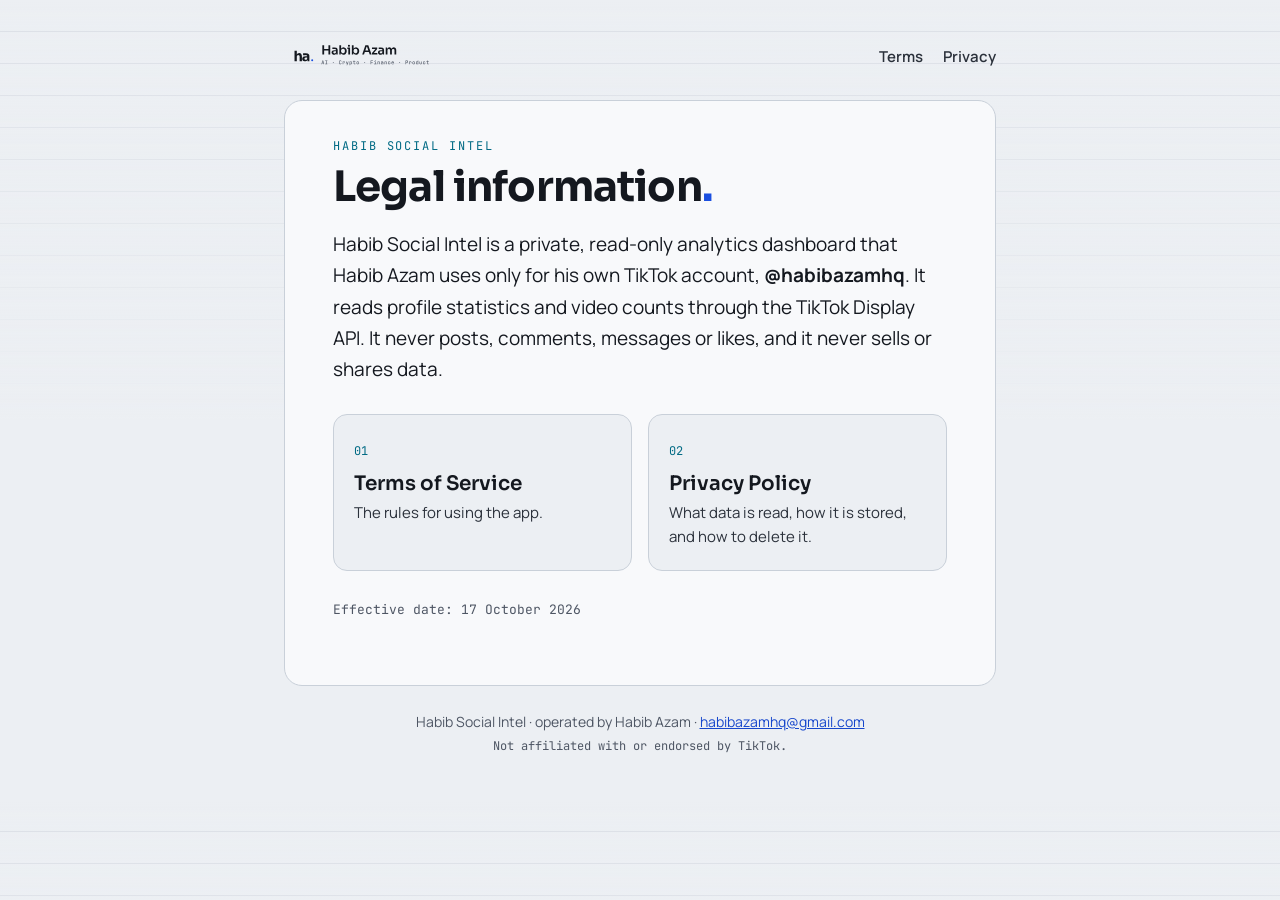
<file: index.html>
<!DOCTYPE html>
<html lang="en">
<head>
<meta charset="utf-8">
<meta name="viewport" content="width=device-width, initial-scale=1">
<title>Legal · Habib Social Intel</title>
<meta name="description" content="Terms of Service and Privacy Policy for Habib Social Intel, a private read-only TikTok analytics dashboard.">
<link rel="icon" href="favicon.svg" type="image/svg+xml">
<link rel="preconnect" href="https://fonts.googleapis.com">
<link rel="preconnect" href="https://fonts.gstatic.com" crossorigin>
<link rel="stylesheet" href="https://fonts.googleapis.com/css2?family=JetBrains+Mono:wght@500&amp;family=Manrope:wght@400;600;700&amp;family=Sora:wght@600;700&amp;display=swap">
<link rel="stylesheet" href="styles.css">
</head>
<body>
<header class="site">
  <a href="index.html" class="brand"><img src="logo.svg" alt="ha. Habib Azam" width="204" height="80"></a>
  <nav aria-label="Legal pages"><a href="terms.html">Terms</a><a href="privacy.html">Privacy</a></nav>
</header>
<main>
<p class="eyebrow mono">Habib Social Intel</p>
<h1>Legal information<span class="dot">.</span></h1>
<p class="lead">Habib Social Intel is a private, read-only analytics dashboard that Habib Azam uses only for his own TikTok account, <strong>@habibazamhq</strong>. It reads profile statistics and video counts through the TikTok Display API. It never posts, comments, messages or likes, and it never sells or shares data.</p>
<div class="cards">
  <a class="card" href="terms.html"><span class="mono">01</span><h2>Terms of Service</h2><p>The rules for using the app.</p></a>
  <a class="card" href="privacy.html"><span class="mono">02</span><h2>Privacy Policy</h2><p>What data is read, how it is stored, and how to delete it.</p></a>
</div>
<p class="meta mono">Effective date: 17 October 2026</p>
</main>
<footer class="site">
  <p>Habib Social Intel · operated by Habib Azam · <a href="mailto:habibazamhq@gmail.com">habibazamhq@gmail.com</a></p>
  <p class="mono">Not affiliated with or endorsed by TikTok.</p>
</footer>
</body>
</html>
</file>
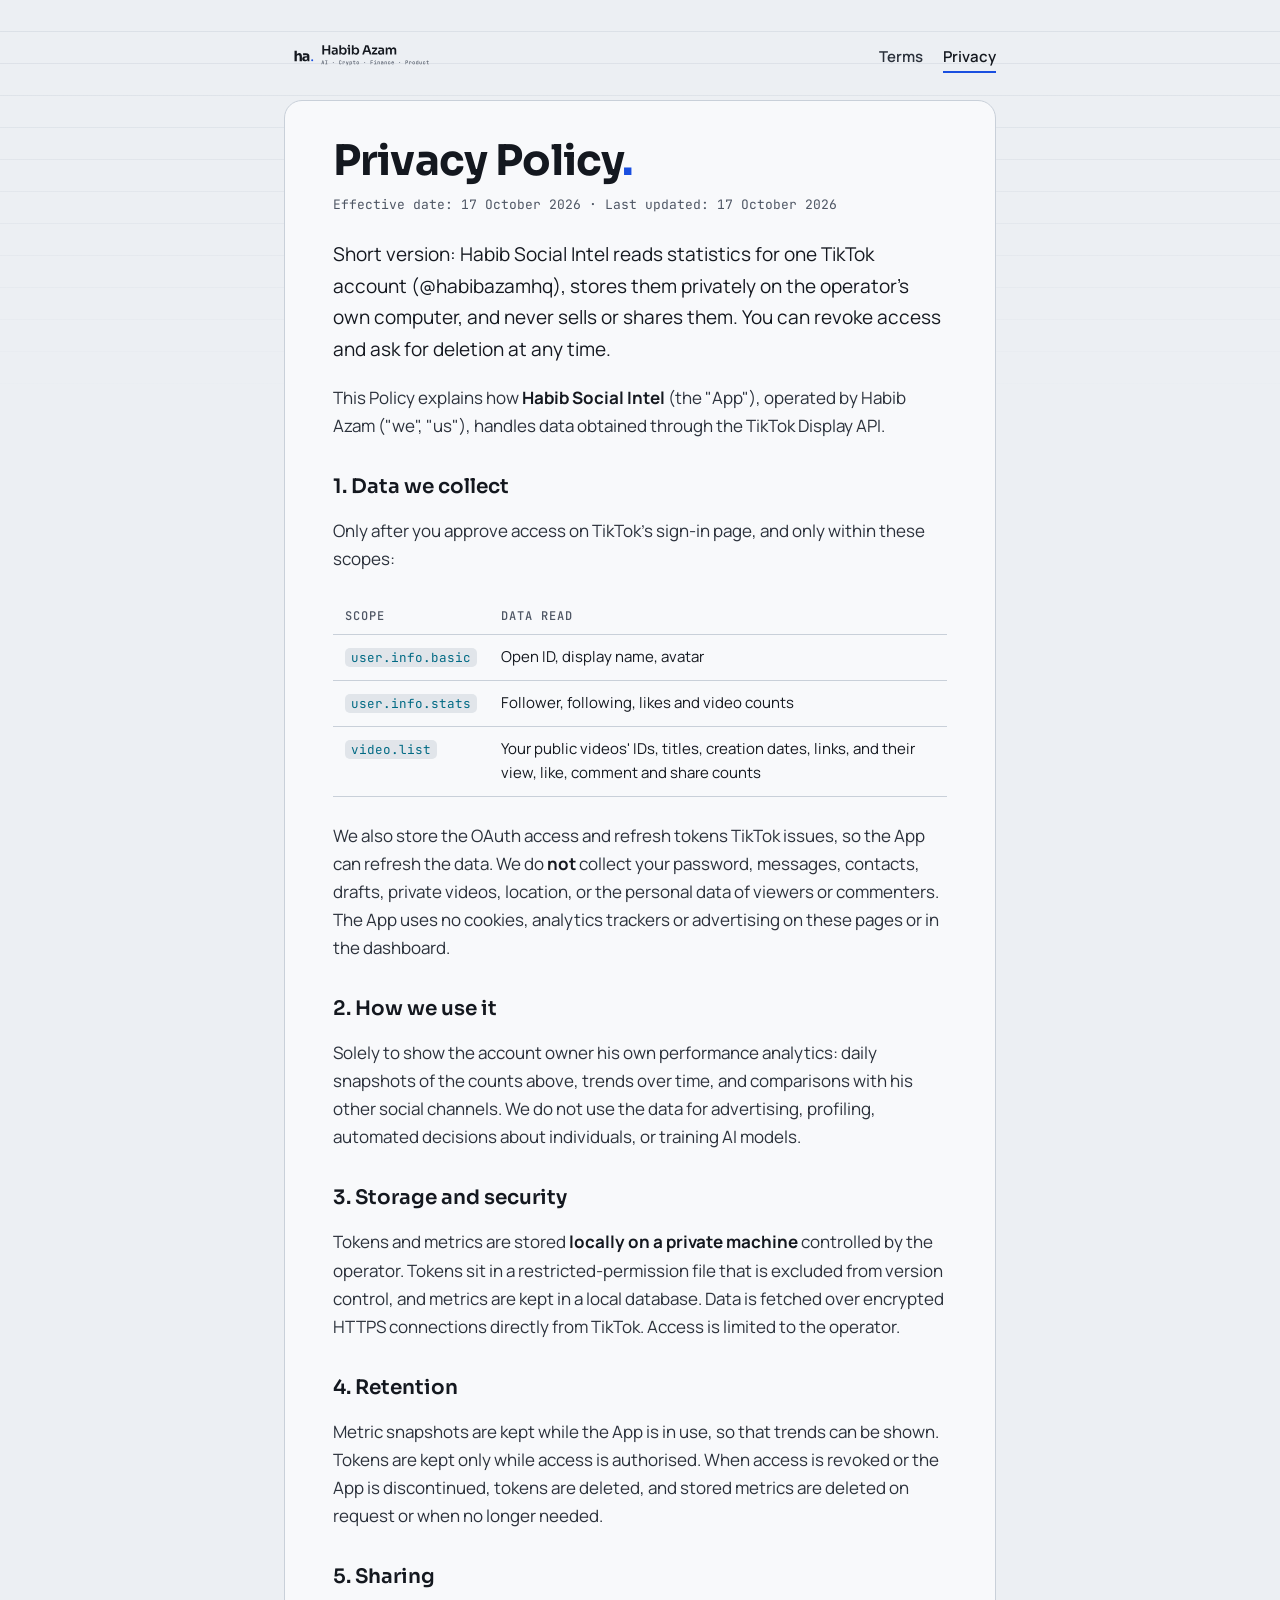
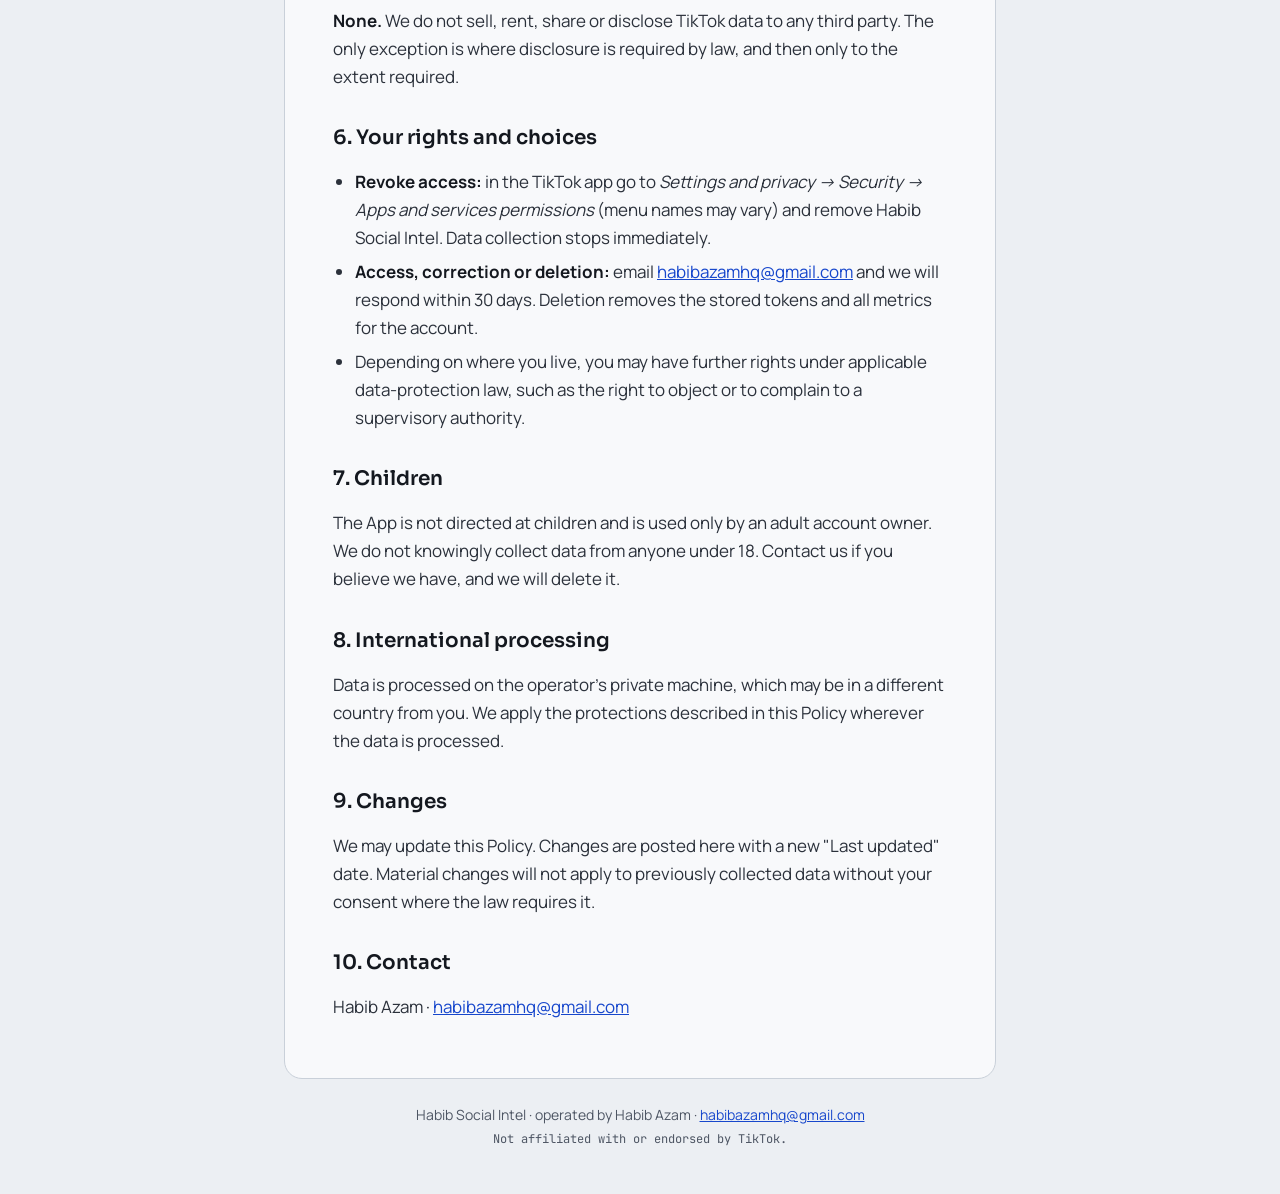
<file: privacy.html>
<!DOCTYPE html>
<html lang="en">
<head>
<meta charset="utf-8">
<meta name="viewport" content="width=device-width, initial-scale=1">
<title>Privacy Policy · Habib Social Intel</title>
<meta name="description" content="Privacy Policy for Habib Social Intel: what TikTok data is read, how it is stored locally, and how to delete it.">
<link rel="icon" href="favicon.svg" type="image/svg+xml">
<link rel="preconnect" href="https://fonts.googleapis.com">
<link rel="preconnect" href="https://fonts.gstatic.com" crossorigin>
<link rel="stylesheet" href="https://fonts.googleapis.com/css2?family=JetBrains+Mono:wght@500&amp;family=Manrope:wght@400;600;700&amp;family=Sora:wght@600;700&amp;display=swap">
<link rel="stylesheet" href="styles.css">
</head>
<body>
<header class="site">
  <a href="index.html" class="brand"><img src="logo.svg" alt="ha. Habib Azam" width="204" height="80"></a>
  <nav aria-label="Legal pages"><a href="terms.html">Terms</a><a href="privacy.html" aria-current="page">Privacy</a></nav>
</header>
<main>
<h1>Privacy Policy<span class="dot">.</span></h1>
<p class="meta mono">Effective date: 17 October 2026 · Last updated: 17 October 2026</p>
<p class="lead">Short version: Habib Social Intel reads statistics for one TikTok account (@habibazamhq), stores them privately on the operator's own computer, and never sells or shares them. You can revoke access and ask for deletion at any time.</p>
<p>This Policy explains how <strong>Habib Social Intel</strong> (the "App"), operated by Habib Azam ("we", "us"), handles data obtained through the TikTok Display API.</p>

<h2>1. Data we collect</h2>
<p>Only after you approve access on TikTok's sign-in page, and only within these scopes:</p>
<div class="table-wrap"><table>
  <thead><tr><th>Scope</th><th>Data read</th></tr></thead>
  <tbody>
    <tr><td><code>user.info.basic</code></td><td>Open ID, display name, avatar</td></tr>
    <tr><td><code>user.info.stats</code></td><td>Follower, following, likes and video counts</td></tr>
    <tr><td><code>video.list</code></td><td>Your public videos' IDs, titles, creation dates, links, and their view, like, comment and share counts</td></tr>
  </tbody>
</table></div>
<p>We also store the OAuth access and refresh tokens TikTok issues, so the App can refresh the data. We do <strong>not</strong> collect your password, messages, contacts, drafts, private videos, location, or the personal data of viewers or commenters. The App uses no cookies, analytics trackers or advertising on these pages or in the dashboard.</p>

<h2>2. How we use it</h2>
<p>Solely to show the account owner his own performance analytics: daily snapshots of the counts above, trends over time, and comparisons with his other social channels. We do not use the data for advertising, profiling, automated decisions about individuals, or training AI models.</p>

<h2>3. Storage and security</h2>
<p>Tokens and metrics are stored <strong>locally on a private machine</strong> controlled by the operator. Tokens sit in a restricted-permission file that is excluded from version control, and metrics are kept in a local database. Data is fetched over encrypted HTTPS connections directly from TikTok. Access is limited to the operator.</p>

<h2>4. Retention</h2>
<p>Metric snapshots are kept while the App is in use, so that trends can be shown. Tokens are kept only while access is authorised. When access is revoked or the App is discontinued, tokens are deleted, and stored metrics are deleted on request or when no longer needed.</p>

<h2>5. Sharing</h2>
<p><strong>None.</strong> We do not sell, rent, share or disclose TikTok data to any third party. The only exception is where disclosure is required by law, and then only to the extent required.</p>

<h2>6. Your rights and choices</h2>
<ul>
  <li><strong>Revoke access:</strong> in the TikTok app go to <em>Settings and privacy → Security → Apps and services permissions</em> (menu names may vary) and remove Habib Social Intel. Data collection stops immediately.</li>
  <li><strong>Access, correction or deletion:</strong> email <a href="mailto:habibazamhq@gmail.com">habibazamhq@gmail.com</a> and we will respond within 30 days. Deletion removes the stored tokens and all metrics for the account.</li>
  <li>Depending on where you live, you may have further rights under applicable data-protection law, such as the right to object or to complain to a supervisory authority.</li>
</ul>

<h2>7. Children</h2>
<p>The App is not directed at children and is used only by an adult account owner. We do not knowingly collect data from anyone under 18. Contact us if you believe we have, and we will delete it.</p>

<h2>8. International processing</h2>
<p>Data is processed on the operator's private machine, which may be in a different country from you. We apply the protections described in this Policy wherever the data is processed.</p>

<h2>9. Changes</h2>
<p>We may update this Policy. Changes are posted here with a new "Last updated" date. Material changes will not apply to previously collected data without your consent where the law requires it.</p>

<h2>10. Contact</h2>
<p>Habib Azam · <a href="mailto:habibazamhq@gmail.com">habibazamhq@gmail.com</a></p>
</main>
<footer class="site">
  <p>Habib Social Intel · operated by Habib Azam · <a href="mailto:habibazamhq@gmail.com">habibazamhq@gmail.com</a></p>
  <p class="mono">Not affiliated with or endorsed by TikTok.</p>
</footer>
</body>
</html>
</file>
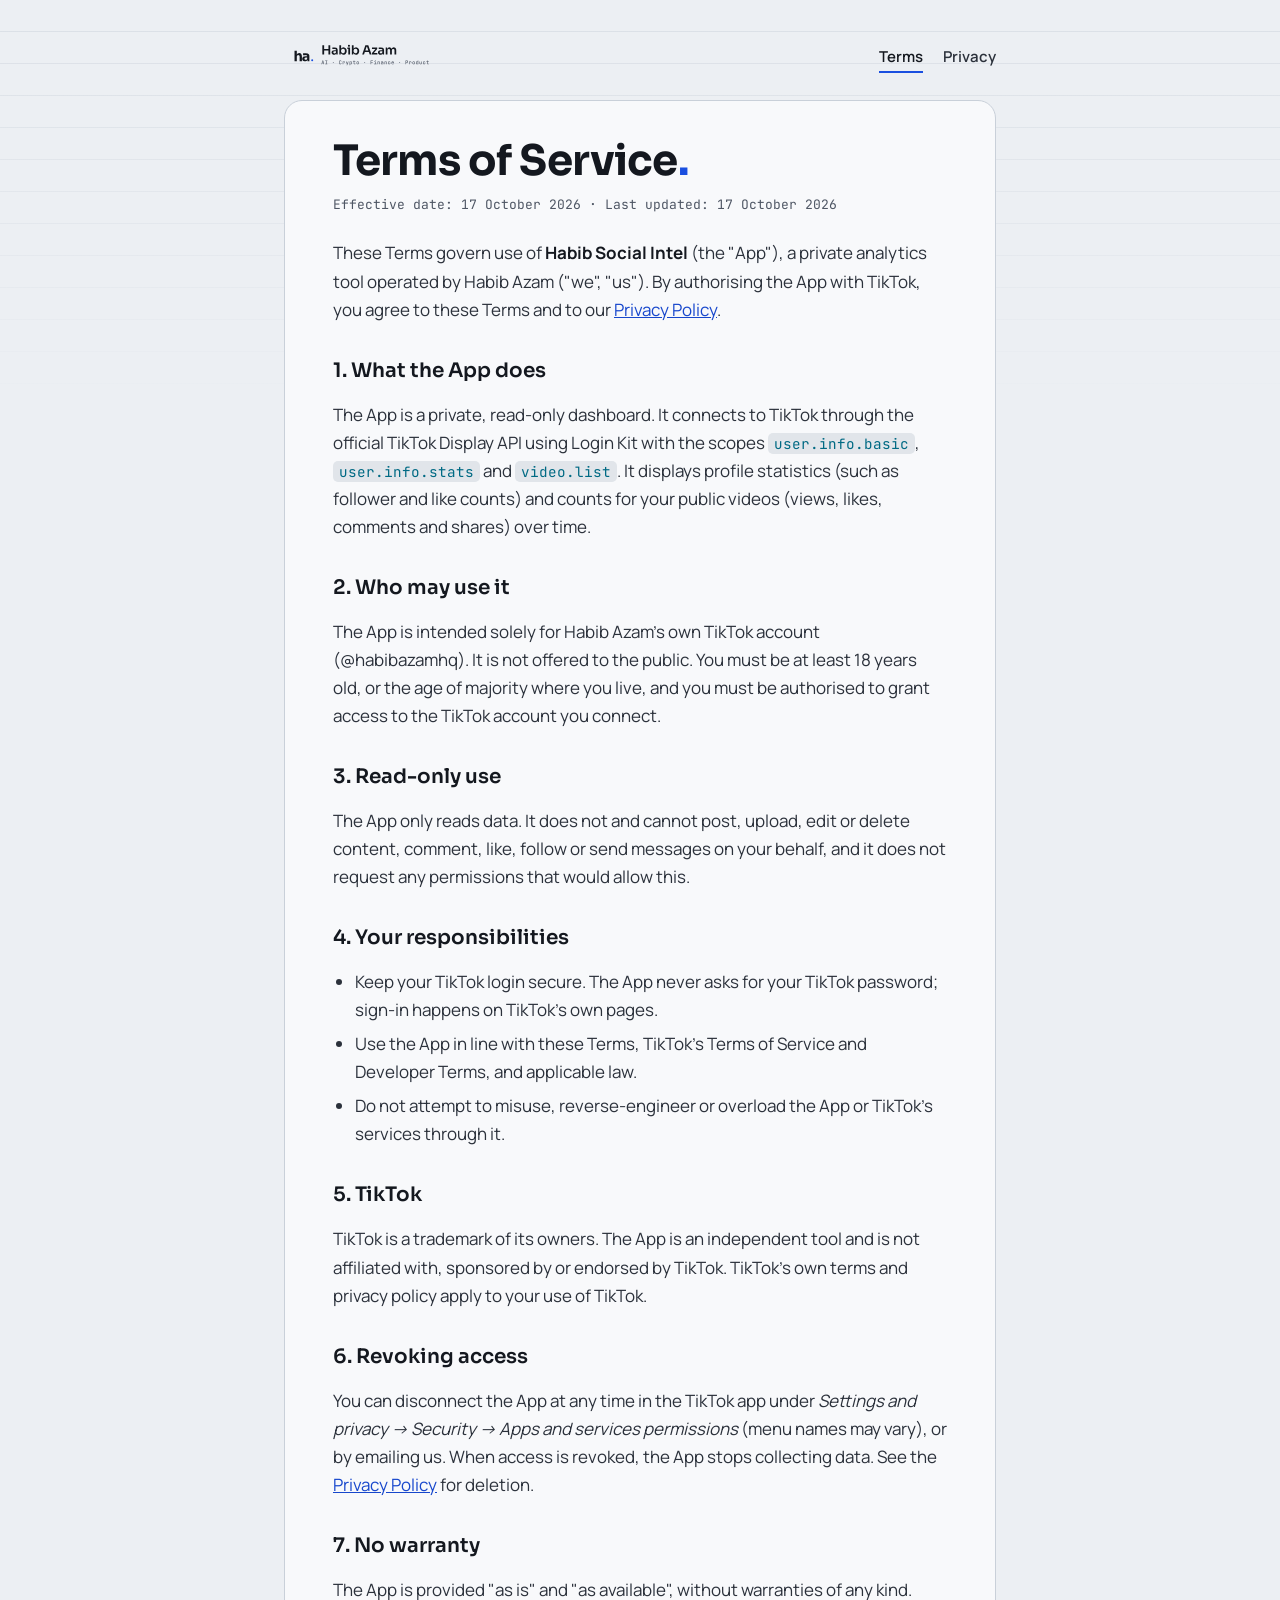
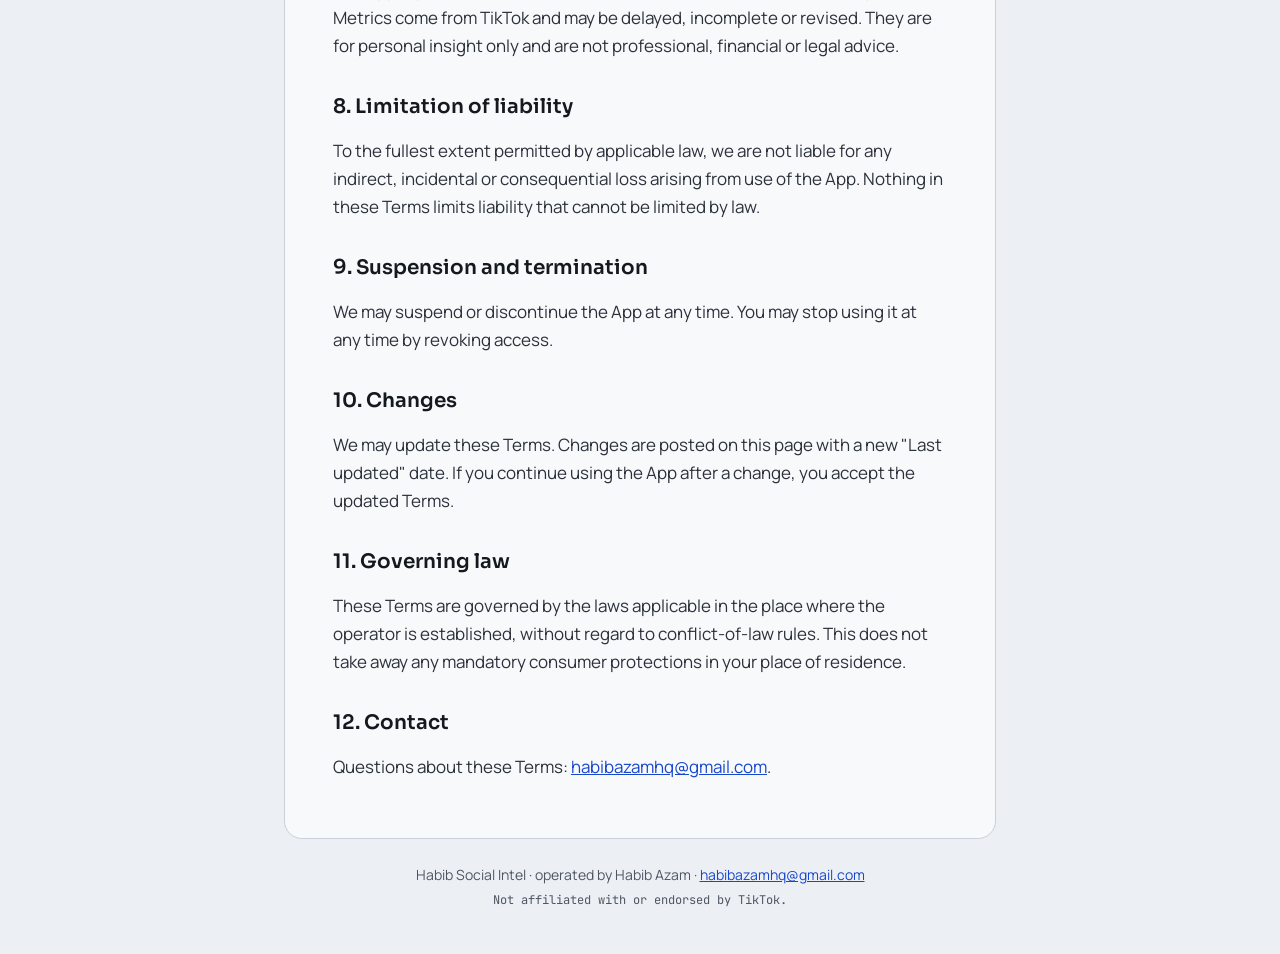
<file: terms.html>
<!DOCTYPE html>
<html lang="en">
<head>
<meta charset="utf-8">
<meta name="viewport" content="width=device-width, initial-scale=1">
<title>Terms of Service · Habib Social Intel</title>
<meta name="description" content="Terms of Service for Habib Social Intel.">
<link rel="icon" href="favicon.svg" type="image/svg+xml">
<link rel="preconnect" href="https://fonts.googleapis.com">
<link rel="preconnect" href="https://fonts.gstatic.com" crossorigin>
<link rel="stylesheet" href="https://fonts.googleapis.com/css2?family=JetBrains+Mono:wght@500&amp;family=Manrope:wght@400;600;700&amp;family=Sora:wght@600;700&amp;display=swap">
<link rel="stylesheet" href="styles.css">
</head>
<body>
<header class="site">
  <a href="index.html" class="brand"><img src="logo.svg" alt="ha. Habib Azam" width="204" height="80"></a>
  <nav aria-label="Legal pages"><a href="terms.html" aria-current="page">Terms</a><a href="privacy.html">Privacy</a></nav>
</header>
<main>
<h1>Terms of Service<span class="dot">.</span></h1>
<p class="meta mono">Effective date: 17 October 2026 · Last updated: 17 October 2026</p>
<p>These Terms govern use of <strong>Habib Social Intel</strong> (the "App"), a private analytics tool operated by Habib Azam ("we", "us"). By authorising the App with TikTok, you agree to these Terms and to our <a href="privacy.html">Privacy Policy</a>.</p>

<h2>1. What the App does</h2>
<p>The App is a private, read-only dashboard. It connects to TikTok through the official TikTok Display API using Login Kit with the scopes <code>user.info.basic</code>, <code>user.info.stats</code> and <code>video.list</code>. It displays profile statistics (such as follower and like counts) and counts for your public videos (views, likes, comments and shares) over time.</p>

<h2>2. Who may use it</h2>
<p>The App is intended solely for Habib Azam's own TikTok account (@habibazamhq). It is not offered to the public. You must be at least 18 years old, or the age of majority where you live, and you must be authorised to grant access to the TikTok account you connect.</p>

<h2>3. Read-only use</h2>
<p>The App only reads data. It does not and cannot post, upload, edit or delete content, comment, like, follow or send messages on your behalf, and it does not request any permissions that would allow this.</p>

<h2>4. Your responsibilities</h2>
<ul>
  <li>Keep your TikTok login secure. The App never asks for your TikTok password; sign-in happens on TikTok's own pages.</li>
  <li>Use the App in line with these Terms, TikTok's Terms of Service and Developer Terms, and applicable law.</li>
  <li>Do not attempt to misuse, reverse-engineer or overload the App or TikTok's services through it.</li>
</ul>

<h2>5. TikTok</h2>
<p>TikTok is a trademark of its owners. The App is an independent tool and is not affiliated with, sponsored by or endorsed by TikTok. TikTok's own terms and privacy policy apply to your use of TikTok.</p>

<h2>6. Revoking access</h2>
<p>You can disconnect the App at any time in the TikTok app under <em>Settings and privacy → Security → Apps and services permissions</em> (menu names may vary), or by emailing us. When access is revoked, the App stops collecting data. See the <a href="privacy.html">Privacy Policy</a> for deletion.</p>

<h2>7. No warranty</h2>
<p>The App is provided "as is" and "as available", without warranties of any kind. Metrics come from TikTok and may be delayed, incomplete or revised. They are for personal insight only and are not professional, financial or legal advice.</p>

<h2>8. Limitation of liability</h2>
<p>To the fullest extent permitted by applicable law, we are not liable for any indirect, incidental or consequential loss arising from use of the App. Nothing in these Terms limits liability that cannot be limited by law.</p>

<h2>9. Suspension and termination</h2>
<p>We may suspend or discontinue the App at any time. You may stop using it at any time by revoking access.</p>

<h2>10. Changes</h2>
<p>We may update these Terms. Changes are posted on this page with a new "Last updated" date. If you continue using the App after a change, you accept the updated Terms.</p>

<h2>11. Governing law</h2>
<p>These Terms are governed by the laws applicable in the place where the operator is established, without regard to conflict-of-law rules. This does not take away any mandatory consumer protections in your place of residence.</p>

<h2>12. Contact</h2>
<p>Questions about these Terms: <a href="mailto:habibazamhq@gmail.com">habibazamhq@gmail.com</a>.</p>
</main>
<footer class="site">
  <p>Habib Social Intel · operated by Habib Azam · <a href="mailto:habibazamhq@gmail.com">habibazamhq@gmail.com</a></p>
  <p class="mono">Not affiliated with or endorsed by TikTok.</p>
</footer>
</body>
</html>
</file>
<file: styles.css>
/* Habib Azam "ha" brand · Fog Grey. One accent, no gold, no glows. */
:root{--fog:#ECEFF3;--paper:#F8F9FB;--mist:#E1E5EA;--rule:#C9D0D9;--ink:#14181F;--graphite:#2B313B;--slate:#4E5664;--blue:#1A4FE0;--blue-pressed:#1747CC;--cyan:#006A84}
*{box-sizing:border-box}
html{-webkit-text-size-adjust:100%}
body{margin:0;background:var(--fog);color:var(--ink);font:400 17px/1.65 "Manrope",system-ui,-apple-system,"Segoe UI",sans-serif;
  background-image:linear-gradient(to bottom,rgba(236,239,243,0) 0,var(--fog) 420px),repeating-linear-gradient(to bottom,transparent 0 31px,rgba(201,208,217,.5) 31px 32px)}
header.site,main,footer.site{max-width:760px;margin:0 auto;padding-left:24px;padding-right:24px}
header.site{display:flex;align-items:center;justify-content:space-between;gap:16px;padding-top:24px;padding-bottom:12px;flex-wrap:wrap}
.brand img{display:block;height:64px;width:auto;margin-left:-6px}
nav a{font:600 15px "Manrope",sans-serif;color:var(--graphite);text-decoration:none;margin-left:20px;padding:4px 0;border-bottom:2px solid transparent}
nav a:hover{color:var(--ink)}nav a[aria-current="page"]{color:var(--ink);border-bottom-color:var(--blue)}
main{background:var(--paper);border:1px solid var(--rule);border-radius:18px;padding-top:36px;padding-bottom:40px;max-width:712px}
@media (min-width:760px){main{padding-left:48px;padding-right:48px}}
h1{font:700 clamp(30px,6vw,42px)/1.12 "Sora",sans-serif;letter-spacing:-.02em;margin:0 0 10px}
.dot{color:var(--blue)}
h2{font:600 20px/1.3 "Sora",sans-serif;margin:34px 0 8px}
p,li{color:var(--graphite)}strong{color:var(--ink)}
.lead{font-size:19px;color:var(--ink)}
.mono,code{font-family:"JetBrains Mono",ui-monospace,monospace}
code{font-size:.84em;background:var(--mist);padding:1px 6px;border-radius:5px;color:var(--cyan)}
.meta{font-size:13px;color:var(--slate);margin:0 0 24px}
.eyebrow{font-size:12px;letter-spacing:.16em;text-transform:uppercase;color:var(--cyan);margin:0 0 6px}
a{color:var(--blue-pressed)}a:hover{color:var(--blue)}
ul{padding-left:22px}li{margin:6px 0}
.table-wrap{overflow-x:auto}
table{width:100%;border-collapse:collapse;font-size:15px;margin:8px 0}
th,td{text-align:left;padding:10px 12px;border-bottom:1px solid var(--rule);vertical-align:top}
th{font:500 12px "JetBrains Mono",monospace;letter-spacing:.08em;text-transform:uppercase;color:var(--slate)}
.cards{display:grid;grid-template-columns:repeat(auto-fit,minmax(220px,1fr));gap:16px;margin:28px 0}
.card{display:block;background:var(--fog);border:1px solid var(--rule);border-radius:14px;padding:20px;text-decoration:none;color:var(--ink);transition:border-color .15s}
.card:hover{border-color:var(--blue)}.card h2{margin:8px 0 4px}.card p{margin:0;font-size:15px}.card .mono{font-size:12px;color:var(--cyan)}
footer.site{padding-top:20px;padding-bottom:40px;font-size:14px;text-align:center}
footer.site p{color:var(--slate);margin:4px 0}footer.site .mono{font-size:12px}
:focus-visible{outline:2px solid var(--blue);outline-offset:2px}
@media (max-width:759px){main{margin-left:12px;margin-right:12px}}
</file>
